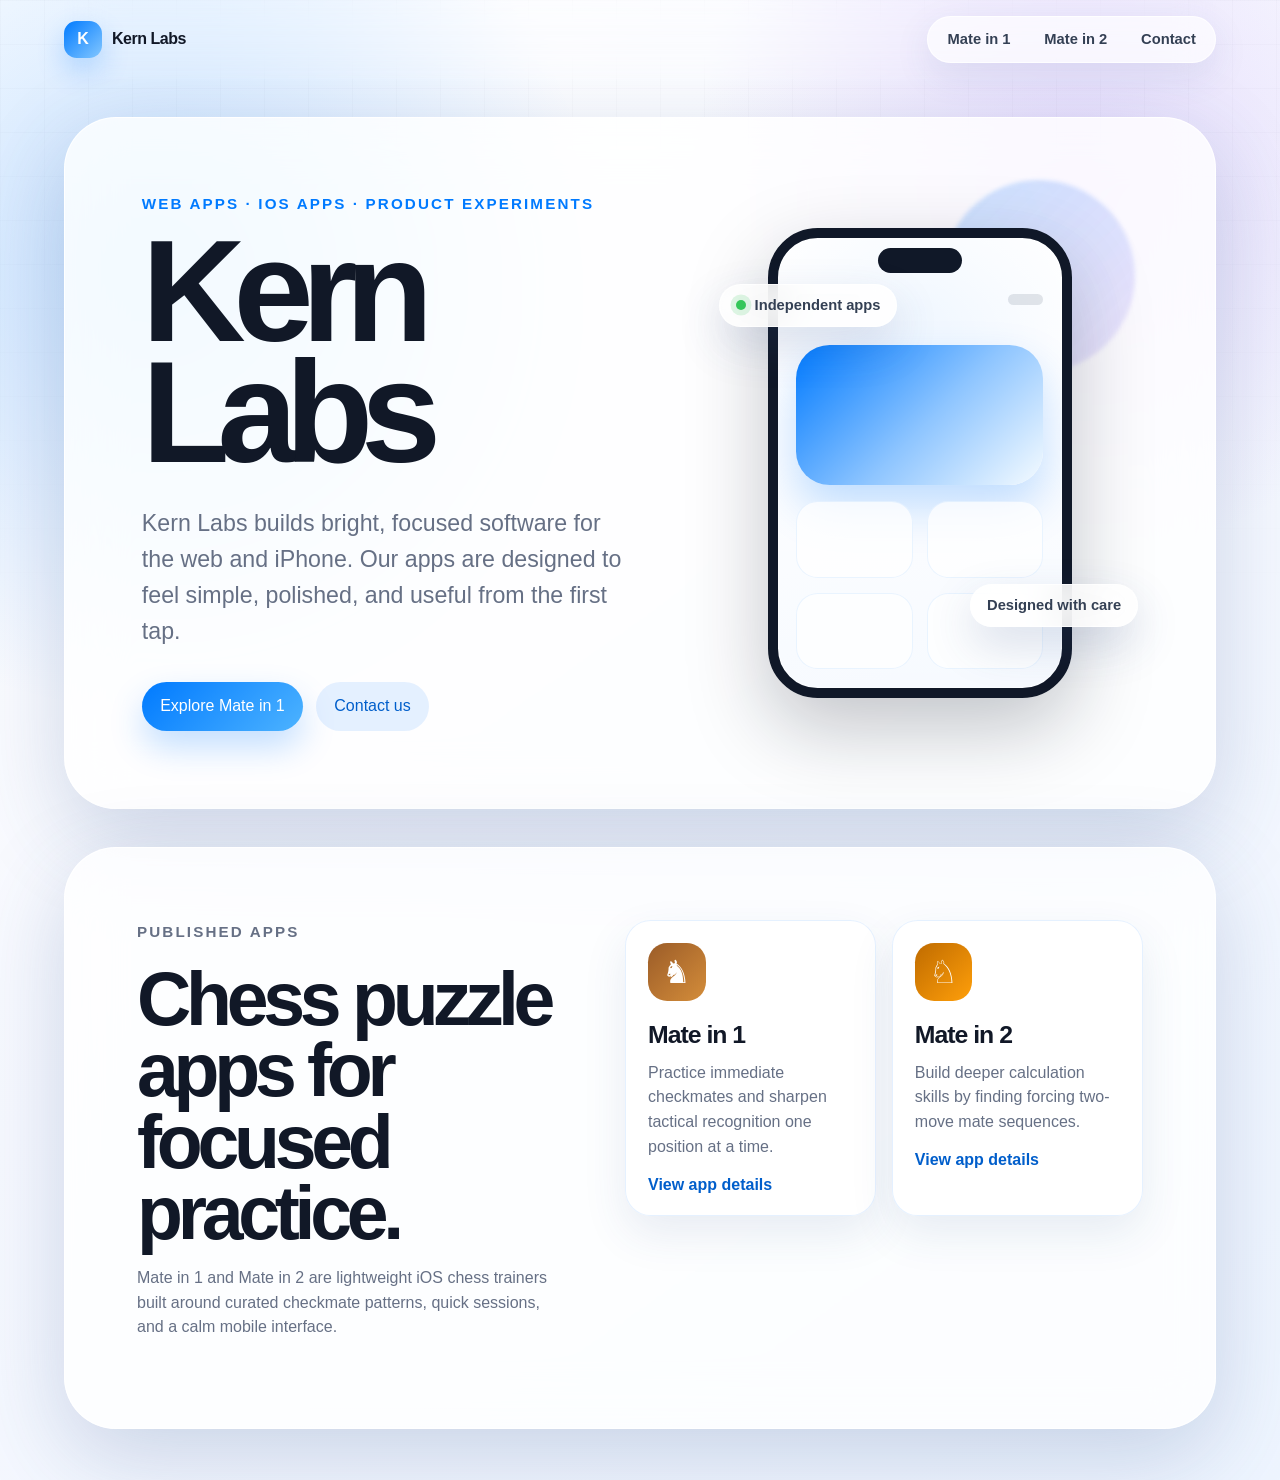
<file: index.html>
<!doctype html>
<html lang="en">
  <head>
    <meta charset="utf-8" />
    <meta name="viewport" content="width=device-width, initial-scale=1" />
    <meta
      name="description"
      content="Kern Labs publishes thoughtful web and iOS apps, including Mate in One and Mate in Two chess puzzle apps."
    />
    <title>Kern Labs | Web and iOS Apps</title>
    <link rel="stylesheet" href="styles.css" />
  </head>
  <body>
    <header class="site-header">
      <a class="brand-mark" href="index.html" aria-label="Kern Labs home">
        <span class="brand-icon">K</span>
        <span>Kern Labs</span>
      </a>
      <nav class="site-nav" aria-label="Primary navigation">
        <a href="apps/mate-in-1.html">Mate in 1</a>
        <a href="apps/mate-in-2.html">Mate in 2</a>
        <a href="contact.html">Contact</a>
      </nav>
    </header>

    <main class="page-shell" aria-labelledby="page-title">
      <section class="hero-card hero-card-home">
        <div class="hero-content">
          <p class="eyebrow">Web apps · iOS apps · Product experiments</p>
          <h1 id="page-title">Kern Labs</h1>
          <p class="hero-copy">
            Kern Labs builds bright, focused software for the web and iPhone.
            Our apps are designed to feel simple, polished, and useful from the
            first tap.
          </p>
          <div class="hero-actions" aria-label="Featured destinations">
            <a class="button button-primary" href="apps/mate-in-1.html">Explore Mate in 1</a>
            <a class="button button-secondary" href="contact.html">Contact us</a>
          </div>
        </div>

        <div class="product-preview" aria-label="Abstract app preview">
          <div class="phone-frame">
            <div class="phone-status">
              <span></span>
              <span></span>
            </div>
            <div class="app-pill"></div>
            <div class="app-grid">
              <span></span>
              <span></span>
              <span></span>
              <span></span>
            </div>
          </div>
          <div class="floating-card floating-card-primary">
            <span class="dot"></span>
            <span>Independent apps</span>
          </div>
          <div class="floating-card floating-card-secondary">
            <span>Designed with care</span>
          </div>
        </div>
      </section>

      <section class="section-panel" aria-labelledby="apps-title">
        <div class="section-heading">
          <p class="eyebrow">Published apps</p>
          <h2 id="apps-title">Chess puzzle apps for focused practice.</h2>
          <p>
            Mate in 1 and Mate in 2 are lightweight iOS chess trainers built
            around curated checkmate patterns, quick sessions, and a calm mobile
            interface.
          </p>
        </div>
        <div class="app-card-grid">
          <article class="app-card">
            <div class="app-card-icon">♞</div>
            <h3>Mate in 1</h3>
            <p>
              Practice immediate checkmates and sharpen tactical recognition one
              position at a time.
            </p>
            <a class="text-link" href="apps/mate-in-1.html">View app details</a>
          </article>
          <article class="app-card">
            <div class="app-card-icon app-card-icon-gold">♘</div>
            <h3>Mate in 2</h3>
            <p>
              Build deeper calculation skills by finding forcing two-move mate
              sequences.
            </p>
            <a class="text-link" href="apps/mate-in-2.html">View app details</a>
          </article>
        </div>
      </section>
    </main>
  </body>
</html>
</file>
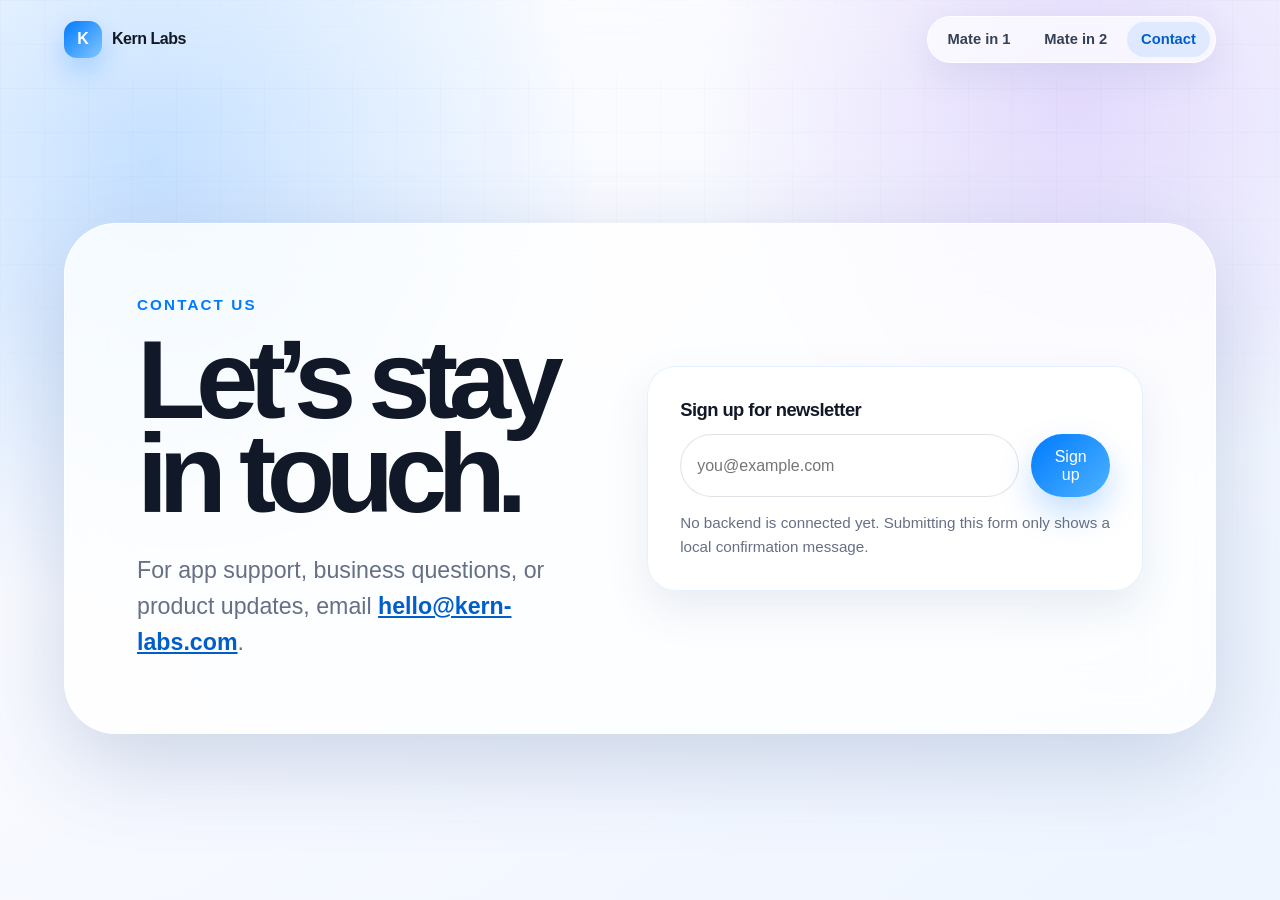
<file: contact.html>
<!doctype html>
<html lang="en">
  <head>
    <meta charset="utf-8" />
    <meta name="viewport" content="width=device-width, initial-scale=1" />
    <meta
      name="description"
      content="Contact Kern Labs about web and iOS apps or sign up for the Kern Labs newsletter."
    />
    <title>Contact | Kern Labs</title>
    <link rel="stylesheet" href="styles.css" />
  </head>
  <body>
    <header class="site-header">
      <a class="brand-mark" href="index.html" aria-label="Kern Labs home">
        <span class="brand-icon">K</span>
        <span>Kern Labs</span>
      </a>
      <nav class="site-nav" aria-label="Primary navigation">
        <a href="apps/mate-in-1.html">Mate in 1</a>
        <a href="apps/mate-in-2.html">Mate in 2</a>
        <a href="contact.html" aria-current="page">Contact</a>
      </nav>
    </header>

    <main class="page-shell page-shell-subpage" aria-labelledby="page-title">
      <section class="contact-panel">
        <div>
          <p class="eyebrow">Contact us</p>
          <h1 id="page-title">Let’s stay in touch.</h1>
          <p class="hero-copy">
            For app support, business questions, or product updates, email
            <a href="mailto:hello@kern-labs.com">hello@kern-labs.com</a>.
          </p>
        </div>

        <form class="newsletter-form" id="newsletter-form" action="#" method="post">
          <label for="newsletter-email">Sign up for newsletter</label>
          <div class="newsletter-row">
            <input
              id="newsletter-email"
              name="email"
              type="email"
              autocomplete="email"
              placeholder="you@example.com"
              required
            />
            <button class="button button-primary" type="submit">Sign up</button>
          </div>
          <p class="form-note">
            No backend is connected yet. Submitting this form only shows a local
            confirmation message.
          </p>
          <p class="form-success" id="newsletter-success" role="status" aria-live="polite" hidden>
            Thanks — you’re on the list.
          </p>
        </form>
      </section>
    </main>

    <script>
      const newsletterForm = document.querySelector("#newsletter-form");
      const newsletterSuccess = document.querySelector("#newsletter-success");

      newsletterForm.addEventListener("submit", (event) => {
        event.preventDefault();
        newsletterForm.reset();
        newsletterSuccess.hidden = false;
      });
    </script>
  </body>
</html>
</file>
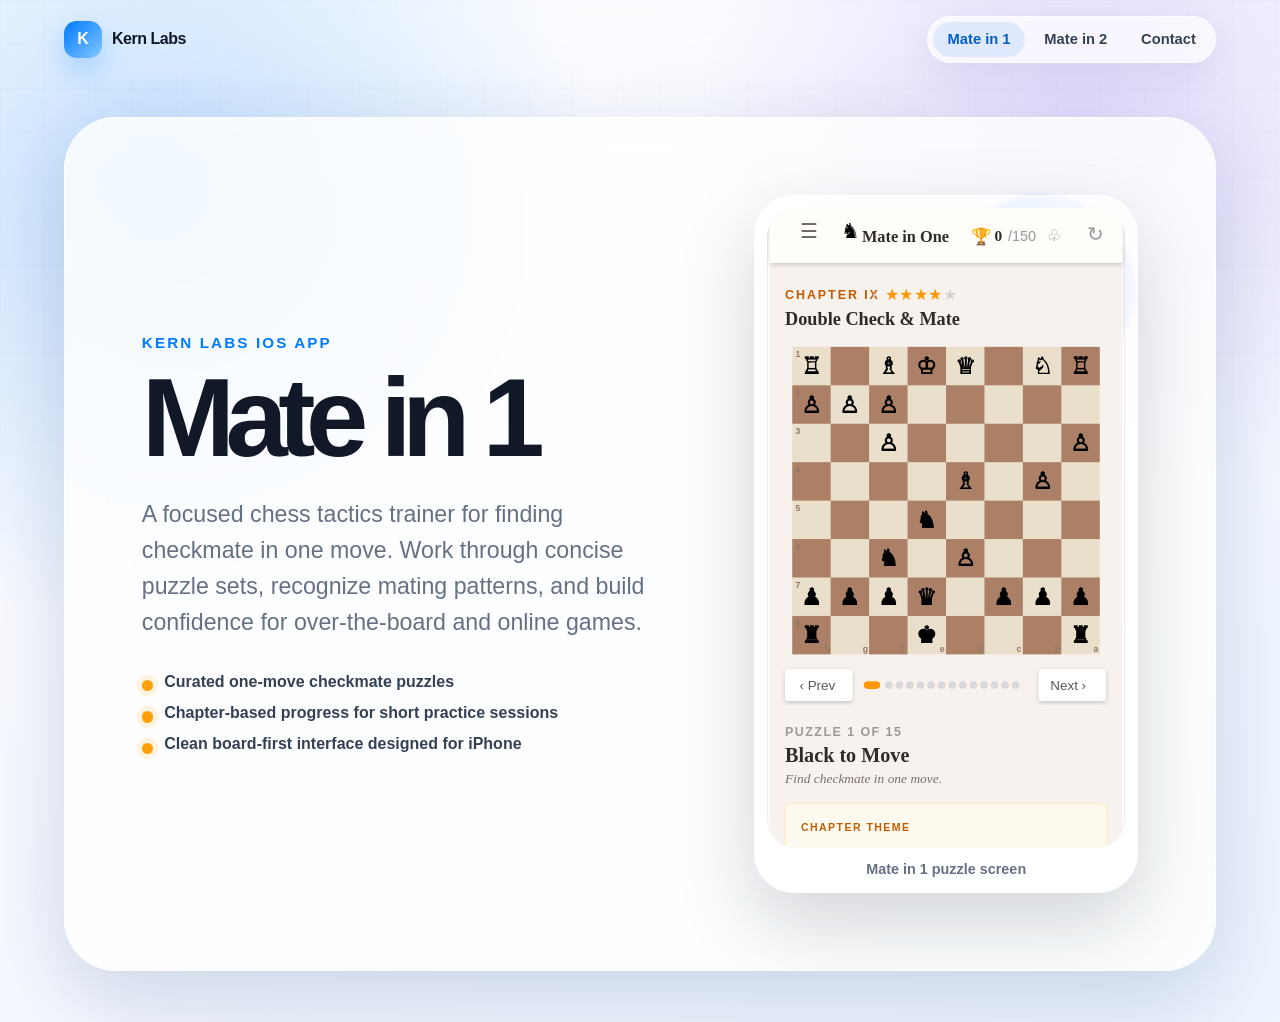
<file: apps/mate-in-1.html>
<!doctype html>
<html lang="en">
  <head>
    <meta charset="utf-8" />
    <meta name="viewport" content="width=device-width, initial-scale=1" />
    <meta
      name="description"
      content="Mate in 1 is a Kern Labs iOS chess puzzle app for practicing immediate checkmate patterns."
    />
    <title>Mate in 1 | Kern Labs</title>
    <link rel="stylesheet" href="../styles.css" />
  </head>
  <body>
    <header class="site-header">
      <a class="brand-mark" href="../index.html" aria-label="Kern Labs home">
        <span class="brand-icon">K</span>
        <span>Kern Labs</span>
      </a>
      <nav class="site-nav" aria-label="Primary navigation">
        <a href="mate-in-1.html" aria-current="page">Mate in 1</a>
        <a href="mate-in-2.html">Mate in 2</a>
        <a href="../contact.html">Contact</a>
      </nav>
    </header>

    <main class="page-shell page-shell-subpage" aria-labelledby="page-title">
      <section class="detail-hero">
        <div class="detail-copy">
          <p class="eyebrow">Kern Labs iOS app</p>
          <h1 id="page-title">Mate in 1</h1>
          <p class="hero-copy">
            A focused chess tactics trainer for finding checkmate in one move.
            Work through concise puzzle sets, recognize mating patterns, and
            build confidence for over-the-board and online games.
          </p>
          <ul class="feature-list">
            <li>Curated one-move checkmate puzzles</li>
            <li>Chapter-based progress for short practice sessions</li>
            <li>Clean board-first interface designed for iPhone</li>
          </ul>
        </div>
        <figure class="screenshot-card">
          <img
            src="../assets/mate-in-one-screenshot.svg"
            width="360"
            height="640"
            alt="Mate in One app screenshot showing a Double Check and Mate chess puzzle."
          />
          <figcaption>Mate in 1 puzzle screen</figcaption>
        </figure>
      </section>
    </main>
  </body>
</html>
</file>
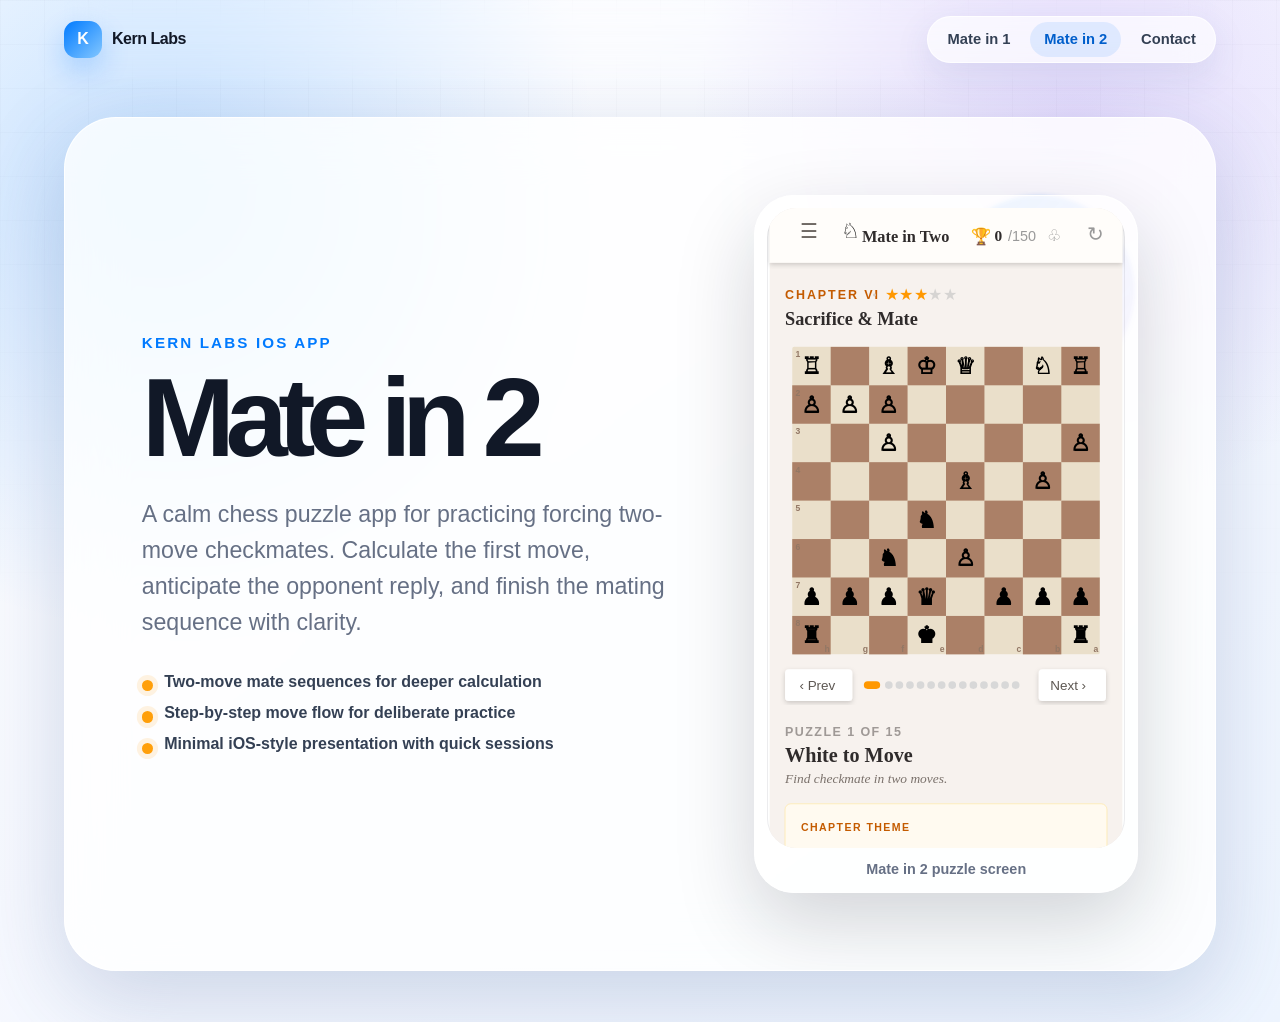
<file: apps/mate-in-2.html>
<!doctype html>
<html lang="en">
  <head>
    <meta charset="utf-8" />
    <meta name="viewport" content="width=device-width, initial-scale=1" />
    <meta
      name="description"
      content="Mate in 2 is a Kern Labs iOS chess puzzle app for practicing two-move checkmate sequences."
    />
    <title>Mate in 2 | Kern Labs</title>
    <link rel="stylesheet" href="../styles.css" />
  </head>
  <body>
    <header class="site-header">
      <a class="brand-mark" href="../index.html" aria-label="Kern Labs home">
        <span class="brand-icon">K</span>
        <span>Kern Labs</span>
      </a>
      <nav class="site-nav" aria-label="Primary navigation">
        <a href="mate-in-1.html">Mate in 1</a>
        <a href="mate-in-2.html" aria-current="page">Mate in 2</a>
        <a href="../contact.html">Contact</a>
      </nav>
    </header>

    <main class="page-shell page-shell-subpage" aria-labelledby="page-title">
      <section class="detail-hero">
        <div class="detail-copy">
          <p class="eyebrow">Kern Labs iOS app</p>
          <h1 id="page-title">Mate in 2</h1>
          <p class="hero-copy">
            A calm chess puzzle app for practicing forcing two-move checkmates.
            Calculate the first move, anticipate the opponent reply, and finish
            the mating sequence with clarity.
          </p>
          <ul class="feature-list">
            <li>Two-move mate sequences for deeper calculation</li>
            <li>Step-by-step move flow for deliberate practice</li>
            <li>Minimal iOS-style presentation with quick sessions</li>
          </ul>
        </div>
        <figure class="screenshot-card">
          <img
            src="../assets/mate-in-two-screenshot.svg"
            width="360"
            height="640"
            alt="Mate in Two app screenshot showing a Sacrifice and Mate chess puzzle."
          />
          <figcaption>Mate in 2 puzzle screen</figcaption>
        </figure>
      </section>
    </main>
  </body>
</html>
</file>
<file: styles.css>
:root {
  color-scheme: light;
  --background: #f7f9ff;
  --card: rgba(255, 255, 255, 0.8);
  --card-strong: rgba(255, 255, 255, 0.94);
  --card-border: rgba(255, 255, 255, 0.92);
  --text: #111827;
  --muted: #667085;
  --accent: #007aff;
  --accent-dark: #005ecb;
  --accent-soft: #dcecff;
  --gold: #ff9f0a;
  --shadow: 0 28px 90px rgba(50, 80, 140, 0.22);
  font-family: -apple-system, BlinkMacSystemFont, "SF Pro Display", "SF Pro Text",
    "Segoe UI", sans-serif;
}

* {
  box-sizing: border-box;
}

html {
  min-height: 100%;
  scroll-behavior: smooth;
}

body {
  min-height: 100vh;
  margin: 0;
  color: var(--text);
  background:
    radial-gradient(circle at 12% 18%, rgba(0, 122, 255, 0.22), transparent 28rem),
    radial-gradient(circle at 84% 12%, rgba(124, 58, 237, 0.16), transparent 24rem),
    linear-gradient(145deg, #ffffff 0%, var(--background) 48%, #eef5ff 100%);
}

body::before {
  position: fixed;
  inset: 0;
  z-index: -1;
  pointer-events: none;
  content: "";
  background-image: linear-gradient(rgba(17, 24, 39, 0.035) 1px, transparent 1px),
    linear-gradient(90deg, rgba(17, 24, 39, 0.035) 1px, transparent 1px);
  background-size: 44px 44px;
  mask-image: linear-gradient(to bottom, rgba(0, 0, 0, 0.5), transparent 72%);
}

img {
  display: block;
  max-width: 100%;
}

a {
  color: inherit;
}

.site-header {
  position: sticky;
  top: 0;
  z-index: 10;
  display: flex;
  align-items: center;
  justify-content: space-between;
  gap: 1rem;
  width: min(100% - 2rem, 72rem);
  margin: 0 auto;
  padding: 1rem 0;
  backdrop-filter: blur(18px);
}

.brand-mark,
.site-nav {
  display: inline-flex;
  align-items: center;
}

.brand-mark {
  gap: 0.65rem;
  color: var(--text);
  font-weight: 800;
  text-decoration: none;
  letter-spacing: -0.03em;
}

.brand-icon {
  display: grid;
  width: 2.35rem;
  height: 2.35rem;
  border-radius: 0.78rem;
  color: #ffffff;
  background: linear-gradient(135deg, var(--accent), #83c7ff);
  box-shadow: 0 12px 28px rgba(0, 122, 255, 0.24);
  place-items: center;
}

.site-nav {
  gap: 0.35rem;
  padding: 0.32rem;
  border: 1px solid rgba(255, 255, 255, 0.78);
  border-radius: 999px;
  background: rgba(255, 255, 255, 0.68);
  box-shadow: 0 12px 36px rgba(50, 80, 140, 0.1);
}

.site-nav a {
  padding: 0.58rem 0.88rem;
  border-radius: 999px;
  color: #344054;
  font-size: 0.92rem;
  font-weight: 700;
  text-decoration: none;
}

.site-nav a:hover,
.site-nav a:focus-visible,
.site-nav a[aria-current="page"] {
  color: var(--accent-dark);
  background: rgba(0, 122, 255, 0.1);
}

.page-shell {
  display: grid;
  gap: clamp(1.25rem, 3vw, 2.5rem);
  width: min(100% - 2rem, 72rem);
  min-height: calc(100vh - 5.5rem);
  margin: 0 auto;
  padding: clamp(1rem, 3vw, 3rem) 0 clamp(2rem, 4vw, 4rem);
}

.page-shell-subpage {
  align-items: center;
}

.hero-card,
.section-panel,
.detail-hero,
.contact-panel {
  border: 1px solid var(--card-border);
  border-radius: clamp(2rem, 5vw, 3.25rem);
  background: var(--card);
  box-shadow: var(--shadow);
  backdrop-filter: blur(28px) saturate(1.4);
}

.hero-card {
  position: relative;
  display: grid;
  min-height: min(42rem, calc(100vh - 8rem));
  grid-template-columns: minmax(0, 1.05fr) minmax(20rem, 0.95fr);
  gap: clamp(2rem, 6vw, 5rem);
  align-items: center;
  overflow: hidden;
  padding: clamp(2rem, 6vw, 5.5rem);
}

.hero-card::after,
.detail-hero::after {
  position: absolute;
  top: 9%;
  right: 7%;
  width: 12rem;
  height: 12rem;
  border-radius: 999px;
  content: "";
  background: linear-gradient(135deg, rgba(0, 122, 255, 0.2), rgba(124, 58, 237, 0.12));
  filter: blur(2px);
}

.hero-content,
.detail-copy,
.section-heading,
.contact-panel > * {
  position: relative;
  z-index: 1;
}

.eyebrow {
  margin: 0 0 1.25rem;
  color: var(--accent);
  font-size: clamp(0.78rem, 1.4vw, 0.95rem);
  font-weight: 800;
  letter-spacing: 0.14em;
  text-transform: uppercase;
}

h1,
h2,
h3,
p {
  margin-top: 0;
}

h1 {
  max-width: 12ch;
  margin-bottom: 0;
  font-size: clamp(4rem, 12vw, 9rem);
  line-height: 0.84;
  letter-spacing: -0.085em;
}

.detail-copy h1,
.contact-panel h1 {
  max-width: 9ch;
  font-size: clamp(3.6rem, 10vw, 7rem);
}

h2 {
  max-width: 15ch;
  margin-bottom: 1rem;
  font-size: clamp(2.3rem, 6vw, 4.7rem);
  line-height: 0.95;
  letter-spacing: -0.07em;
}

h3 {
  margin-bottom: 0.75rem;
  font-size: 1.55rem;
  letter-spacing: -0.04em;
}

.hero-copy,
.section-heading p,
.app-card p,
.form-note {
  color: var(--muted);
  line-height: 1.55;
}

.hero-copy {
  max-width: 38rem;
  margin: clamp(1.35rem, 3vw, 2rem) 0 0;
  font-size: clamp(1.12rem, 2vw, 1.45rem);
}

.hero-actions {
  display: flex;
  flex-wrap: wrap;
  gap: 0.8rem;
  margin-top: 2rem;
}

.button,
.text-link {
  font-weight: 800;
  text-decoration: none;
}

.button {
  display: inline-flex;
  align-items: center;
  justify-content: center;
  min-height: 3.1rem;
  padding: 0.85rem 1.15rem;
  border: 0;
  border-radius: 999px;
  cursor: pointer;
  font: inherit;
}

.button-primary {
  color: #ffffff;
  background: linear-gradient(135deg, var(--accent), #4db3ff);
  box-shadow: 0 16px 34px rgba(0, 122, 255, 0.24);
}

.button-secondary {
  color: var(--accent-dark);
  background: rgba(0, 122, 255, 0.1);
}

.text-link {
  color: var(--accent-dark);
}

.product-preview {
  position: relative;
  z-index: 1;
  display: grid;
  min-height: 32rem;
  place-items: center;
}

.phone-frame {
  position: relative;
  width: min(19rem, 72vw);
  min-height: 29rem;
  overflow: hidden;
  padding: 1.15rem;
  border: 0.68rem solid #101828;
  border-radius: 3.1rem;
  background:
    linear-gradient(180deg, rgba(255, 255, 255, 0.9), rgba(255, 255, 255, 0.58)),
    radial-gradient(circle at 50% 16%, rgba(0, 122, 255, 0.35), transparent 10rem),
    linear-gradient(160deg, #f9fbff, #eaf3ff);
  box-shadow: 0 30px 80px rgba(16, 24, 40, 0.25), inset 0 0 0 1px rgba(255, 255, 255, 0.6);
}

.phone-frame::before {
  position: absolute;
  top: 0.62rem;
  left: 50%;
  width: 5.25rem;
  height: 1.55rem;
  border-radius: 999px;
  content: "";
  background: #101828;
  transform: translateX(-50%);
}

.phone-status {
  display: flex;
  justify-content: space-between;
  margin: 2.35rem 0 2.5rem;
}

.phone-status span {
  width: 4rem;
  height: 0.68rem;
  border-radius: 999px;
  background: rgba(102, 112, 133, 0.18);
}

.phone-status span:last-child {
  width: 2.2rem;
}

.app-pill {
  width: 100%;
  height: 8.75rem;
  border-radius: 2.1rem;
  background: linear-gradient(135deg, var(--accent), #8ec5ff 54%, #f5fbff);
  box-shadow: 0 22px 46px rgba(0, 122, 255, 0.24);
}

.app-grid {
  display: grid;
  grid-template-columns: repeat(2, 1fr);
  gap: 0.9rem;
  margin-top: 1rem;
}

.app-grid span {
  min-height: 4.8rem;
  border-radius: 1.35rem;
  background: rgba(255, 255, 255, 0.76);
  box-shadow: inset 0 0 0 1px rgba(0, 122, 255, 0.08);
}

.floating-card {
  position: absolute;
  display: inline-flex;
  align-items: center;
  gap: 0.55rem;
  padding: 0.78rem 1rem;
  border: 1px solid rgba(255, 255, 255, 0.78);
  border-radius: 999px;
  color: #344054;
  font-size: 0.92rem;
  font-weight: 800;
  background: rgba(255, 255, 255, 0.86);
  box-shadow: 0 18px 45px rgba(50, 80, 140, 0.18);
  backdrop-filter: blur(18px);
}

.floating-card-primary {
  top: 15%;
  left: 4%;
}

.floating-card-secondary {
  right: 0;
  bottom: 18%;
}

.dot {
  width: 0.62rem;
  height: 0.62rem;
  border-radius: 999px;
  background: #34c759;
  box-shadow: 0 0 0 0.34rem rgba(52, 199, 89, 0.16);
}

.section-panel,
.contact-panel {
  padding: clamp(2rem, 6vw, 4.5rem);
}

.section-panel {
  display: grid;
  grid-template-columns: minmax(0, 0.82fr) minmax(20rem, 1fr);
  gap: clamp(1.5rem, 5vw, 4rem);
  align-items: start;
}

.app-card-grid {
  display: grid;
  grid-template-columns: repeat(2, minmax(0, 1fr));
  gap: 1rem;
}

.app-card {
  padding: 1.35rem;
  border: 1px solid rgba(0, 122, 255, 0.1);
  border-radius: 1.6rem;
  background: var(--card-strong);
  box-shadow: 0 18px 44px rgba(50, 80, 140, 0.1);
}

.app-card-icon {
  display: grid;
  width: 3.6rem;
  height: 3.6rem;
  margin-bottom: 1.25rem;
  border-radius: 1.2rem;
  color: #ffffff;
  font-size: 2rem;
  background: linear-gradient(135deg, #9b5c28, #d48d3a);
  place-items: center;
}

.app-card-icon-gold {
  background: linear-gradient(135deg, #bf6b00, var(--gold));
}

.detail-hero {
  position: relative;
  display: grid;
  grid-template-columns: minmax(0, 1fr) minmax(17rem, 24rem);
  gap: clamp(2rem, 6vw, 5rem);
  align-items: center;
  overflow: hidden;
  padding: clamp(2rem, 6vw, 5rem);
}

.feature-list {
  display: grid;
  gap: 0.8rem;
  max-width: 34rem;
  margin: 2rem 0 0;
  padding: 0;
  list-style: none;
}

.feature-list li {
  display: flex;
  gap: 0.7rem;
  align-items: flex-start;
  color: #344054;
  font-weight: 700;
}

.feature-list li::before {
  flex: 0 0 auto;
  width: 0.7rem;
  height: 0.7rem;
  margin-top: 0.45rem;
  border-radius: 999px;
  content: "";
  background: var(--gold);
  box-shadow: 0 0 0 0.32rem rgba(255, 159, 10, 0.12);
}

.screenshot-card {
  position: relative;
  z-index: 1;
  margin: 0;
  padding: 0.75rem;
  border: 1px solid rgba(255, 255, 255, 0.9);
  border-radius: 2.5rem;
  background: rgba(255, 255, 255, 0.66);
  box-shadow: 0 30px 80px rgba(16, 24, 40, 0.18);
}

.screenshot-card img {
  width: 100%;
  border-radius: 1.85rem;
  box-shadow: inset 0 0 0 1px rgba(16, 24, 40, 0.08);
}

.screenshot-card figcaption {
  padding: 0.8rem 0.4rem 0.2rem;
  color: var(--muted);
  font-size: 0.9rem;
  font-weight: 700;
  text-align: center;
}

.contact-panel {
  display: grid;
  grid-template-columns: minmax(0, 0.9fr) minmax(18rem, 1fr);
  gap: clamp(2rem, 5vw, 4rem);
  align-items: center;
}

.contact-panel .hero-copy a {
  color: var(--accent-dark);
  font-weight: 800;
}

.newsletter-form {
  display: grid;
  gap: 0.85rem;
  padding: clamp(1.2rem, 4vw, 2rem);
  border: 1px solid rgba(0, 122, 255, 0.1);
  border-radius: 1.8rem;
  background: var(--card-strong);
  box-shadow: 0 18px 44px rgba(50, 80, 140, 0.1);
}

.newsletter-form label {
  font-size: 1.15rem;
  font-weight: 850;
  letter-spacing: -0.03em;
}

.newsletter-row {
  display: flex;
  gap: 0.75rem;
}

.newsletter-row input {
  width: 100%;
  min-height: 3.1rem;
  padding: 0.85rem 1rem;
  border: 1px solid rgba(102, 112, 133, 0.2);
  border-radius: 999px;
  color: var(--text);
  background: #ffffff;
  font: inherit;
  outline: none;
}

.newsletter-row input:focus {
  border-color: rgba(0, 122, 255, 0.55);
  box-shadow: 0 0 0 0.28rem rgba(0, 122, 255, 0.1);
}

.form-note,
.form-success {
  margin-bottom: 0;
  font-size: 0.95rem;
}

.form-success {
  padding: 0.78rem 1rem;
  border-radius: 1rem;
  color: #05603a;
  font-weight: 800;
  background: rgba(52, 199, 89, 0.13);
}

@media (max-width: 880px) {
  .hero-card,
  .section-panel,
  .detail-hero,
  .contact-panel {
    grid-template-columns: 1fr;
  }

  .product-preview {
    min-height: 28rem;
  }

  .floating-card-primary {
    left: 0;
  }

  .screenshot-card {
    width: min(100%, 24rem);
    justify-self: center;
  }
}

@media (max-width: 640px) {
  .site-header {
    position: static;
    align-items: stretch;
    flex-direction: column;
  }

  .site-nav {
    justify-content: center;
    width: 100%;
  }

  .site-nav a {
    padding: 0.55rem 0.62rem;
    font-size: 0.84rem;
  }

  .app-card-grid,
  .newsletter-row {
    grid-template-columns: 1fr;
  }

  .app-card-grid,
  .newsletter-row,
  .hero-actions {
    display: grid;
  }

  .button {
    width: 100%;
  }
}

@media (max-width: 520px) {
  .page-shell {
    width: min(100% - 1.2rem, 72rem);
  }

  .hero-card,
  .section-panel,
  .detail-hero,
  .contact-panel {
    padding: 2rem 1.35rem;
    border-radius: 1.8rem;
  }

  h1,
  .detail-copy h1,
  .contact-panel h1 {
    font-size: clamp(3.4rem, 19vw, 5.8rem);
  }

  h2 {
    font-size: clamp(2.2rem, 13vw, 4rem);
  }

  .product-preview {
    min-height: 25rem;
  }

  .phone-frame {
    min-height: 25rem;
    border-width: 0.55rem;
    border-radius: 2.6rem;
  }

  .floating-card {
    font-size: 0.8rem;
  }
}
</file>
